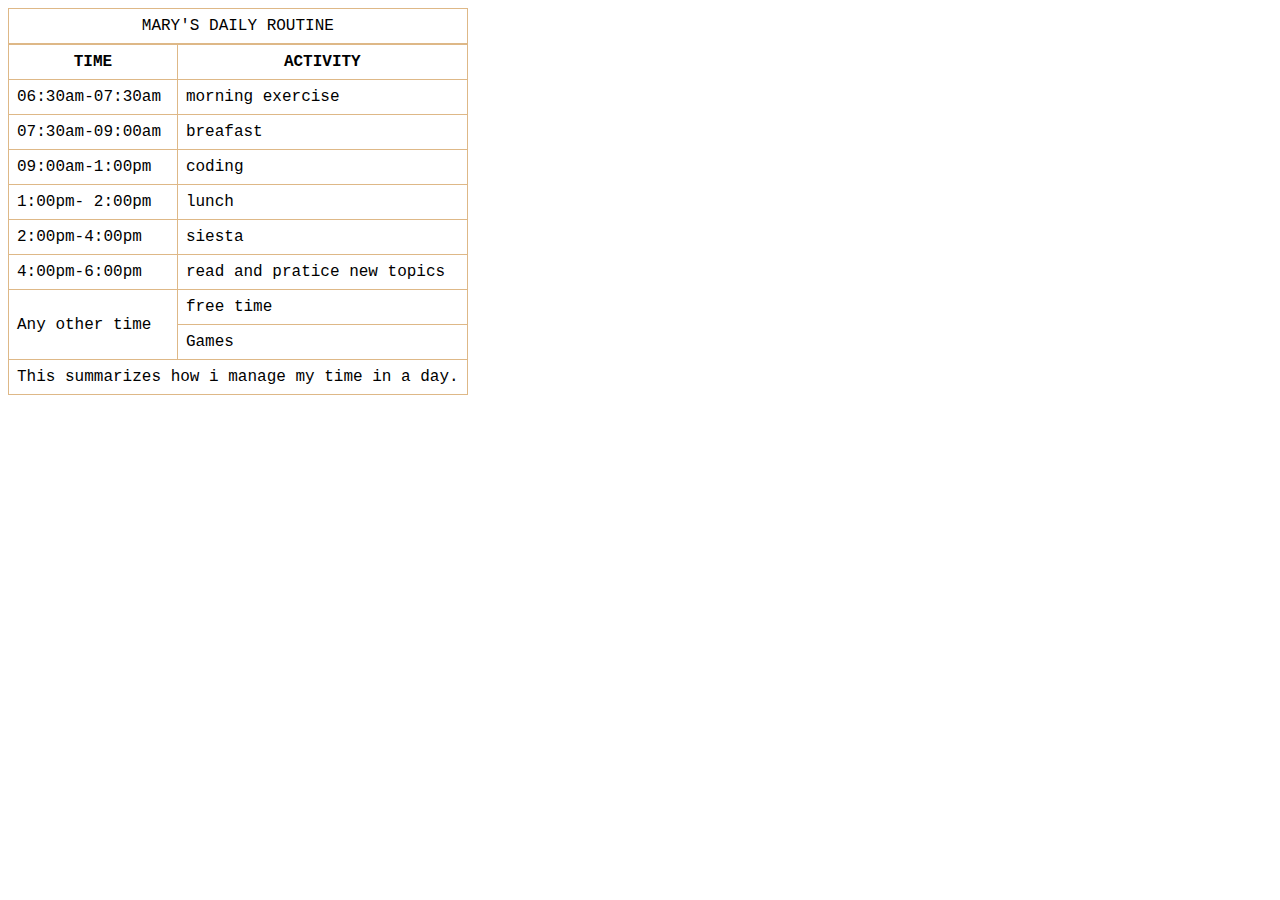
<file: index.html>
<!DOCTYPE html>
<html lang="en">
<head>
    <link rel="stylesheet" href="sytle.css">
    <meta charset="UTF-8">
    <meta http-equiv="X-UA-Compatible" content="IE=edge">
    <meta name="viewport" content="width=device-width, initial-scale=1.0">
    <title> HTML TABLE PRATICAL</title>
</head>
<body>
    <table>
        <thead>
        <caption> MARY'S DAILY ROUTINE </caption>
        <tr>
            <th>TIME</th>
            <th>ACTIVITY </th>
        </tr>
        </thead>
        <tbody>
        <tr>
            <td>
                <time datetime="06:30am">06:30am</time>-<time datetime="07:30am">07:30am</time>
            </td>
            <td>morning exercise</td>
        </tr>
        <tr>
            <td>
                <time datetime="07:30am">07:30am</time>-<time datetime="09:00am">09:00am</time>
            </td>
            <td>breafast</td>
        </tr>
        <tr>
                <td>
                    <time datetime="09:00am">09:00am</time>-<time datetime="1:00pm">1:00pm</time>
                    <td>coding</td>
                </td>
        </tr>
        <tr>
            <td>
                <time datetime="1:00pm">1:00pm</time>-<time datetime="2:00pm"> 2:00pm</time>
            </td>
            <td>lunch </td>
        </tr>
        <tr>
            <td> 
                <time datetime="2:00pm">2:00pm</time>-<time datetime="4:00pm">4:00pm</time>
                <td> siesta</td>
            </td>
        </tr>
        <tr>
            <td>
                <time datetime="4:00pm">4:00pm</time>-<time datetime="6:00pm">6:00pm</time>
            </td>
            <td>read and pratice new topics</td>
        </tr>
        </tbody>
        <tfoot>
        <tr> 
            <td rowspan="2"> Any other time</td>
            <td>free time</td>
        </tr>
        <tr>
            <td>Games</td>
        </tr>
        <tr>
            <td colspan="2"> This summarizes how i manage my time in a day.</td>
        </tr>
        </tfoot>
        
    </table>
    
</body>
</html>
</file>
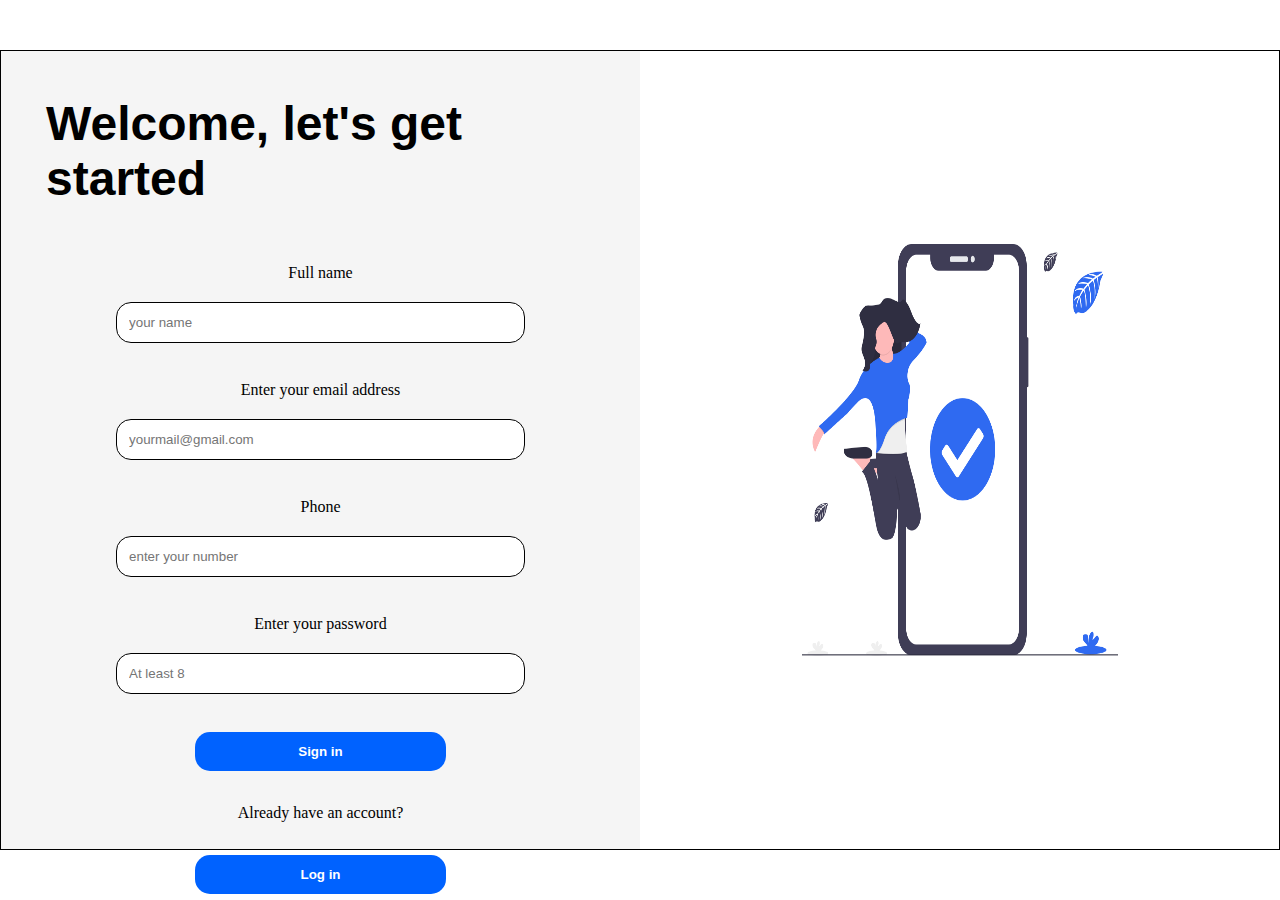
<file: flex.html>
<!DOCTYPE html>
<html lang="en">
<head>
    <link rel="stylesheet" href="flexstyle.css">
    <meta charset="UTF-8">
    <meta http-equiv="X-UA-Compatible" content="IE=edge">
    <meta name="viewport" content="width=device-width, initial-scale=1.0">
    <title>creating a form using flex</title>
</head>
<body>
    <div class="container">
     <form action="#" class="form">
        <h1>Welcome, let's get started</h1>
      
        <br>
        <label for="full name" class="up">Full name</label>
        <input type="text" name="full name" class="beam" id="full name" placeholder="your name">
        <br>
        <label for="Email address" class="up"> Enter your email address</label>
        <input type="text" name="email address" class="beam" id="email address" placeholder="yourmail@gmail.com">
        <br>
        <label for="phone number">Phone</label>
        <input type="text" name="phone number" class="beam" id="phone number" placeholder="enter your number">
        <br>
        <label for="password" class="up">Enter your password</label>
        <input type="text" name="password" class="beam" id="password" placeholder="At least 8">
        <br>
        <button type="button" class="headmaster">Sign in</button>
        <br>
        <a href="#" class="link">Already have an account?</a>
        <br>
        <button type="button" class="headmaster">Log in</button>
   </form> 
        <div class="side-photo">
          <img src="project-image.png" alt="a happy lady after a successful siging up">
        </div>

        
        
      
    </div>
</body>
</html>
</file>
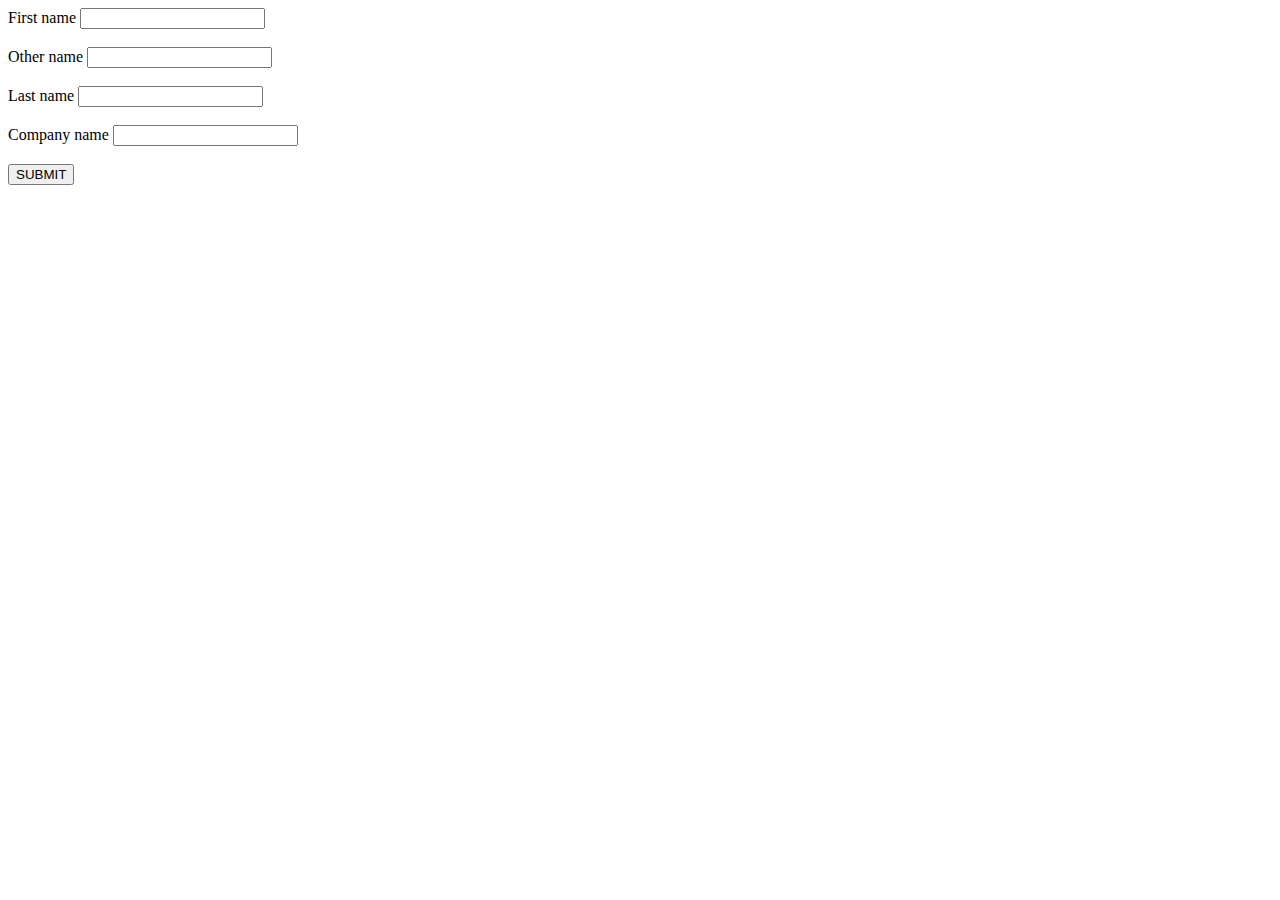
<file: mary.html>
<!DOCTYPE html>
<html lang="en-GB">
<head>
    <meta charset="UTF-8">
    <meta http-equiv="X-UA-Compatible" content="IE=edge">
    <meta name="viewport" content="width=device-width, initial-scale=1.0">
    <title>building a simple survey form </title>
</head>

<body>
    <form action="form-result.html" method="get">
        <div>
            <label for="First name">First name</label>
            <input type="text" name="First name" id="First name" required>
        </div><br>
        <div>
            <label for="other name">Other name</label>
            <input type="text" name="other name" id="other name" required>
        </div><br>
        <div>
            <label for="last name">Last name</label>
            <input type="text" name="last name" id="last name" reqired>
        </div><br>
        <DIv>
            <Label for="company name">Company name</Label>
            <input type="text" name="company name" id="company name">
        </DIv><br>
        <button>SUBMIT</button>

    </form>
</body>
</html>
</file>
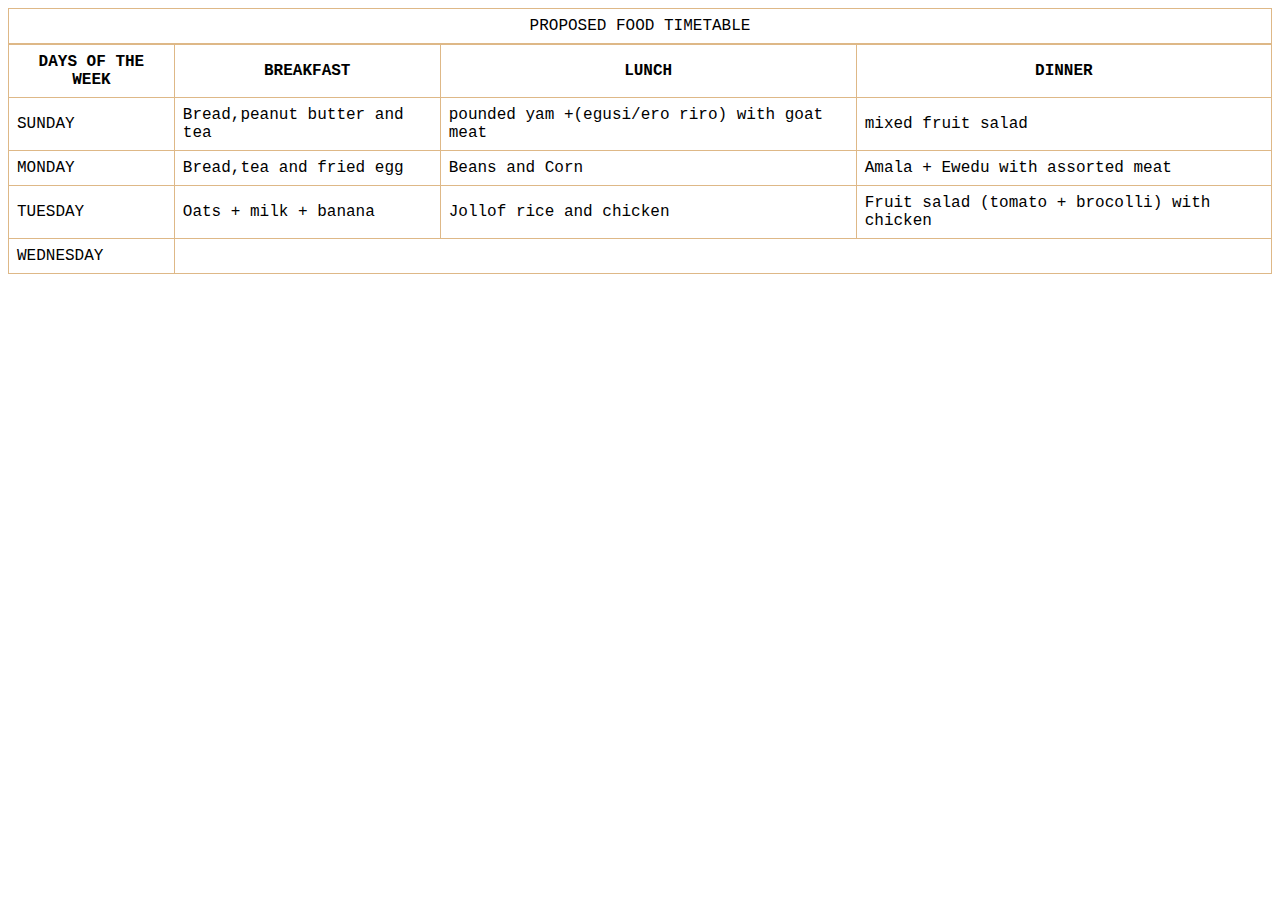
<file: new.html>
<!DOCTYPE html>
<html lang="en">
<head>
    <link rel="stylesheet" href="sytle.css">
    <meta charset="UTF-8">
    <meta http-equiv="X-UA-Compatible" content="IE=edge">
    <meta name="viewport" content="width=device-width, initial-scale=1.0">
    <title> FOOD TIMETABLE</title>
</head>
<table>
    <thead>
    <caption> PROPOSED FOOD TIMETABLE </caption>
    <tr>
        <th>DAYS OF THE WEEK</th>
        <th>BREAKFAST</th>
        <th> LUNCH</th>
        <th> DINNER</th>
    </tr>
    </thead>
    <tbody>
        <tr>
            <td>SUNDAY</td>
            <td>Bread,peanut butter and tea</td>
            <td>pounded yam +(egusi/ero riro) with goat meat</td>
            <td> mixed fruit salad</td>
        </tr>
        <tr>
            <td>MONDAY</td>
            <td>Bread,tea and fried egg</td>
            <td>Beans and Corn</td>
            <td>Amala + Ewedu with assorted meat</td>
        </tr>
        <tr>
            <td>TUESDAY</td>
            <td> Oats + milk + banana</td>
            <td>Jollof rice and chicken</td>
            <td>Fruit salad (tomato + brocolli) with chicken</td>
        </tr>
        <tr>
            <td>WEDNESDAY </td>
        </tr>
    </tbody>
</table>
<body>

    
</body>
</html>
</file>
<file: sytle.css>
table, th, tr, td, caption {
    border: 1px solid burlywood;
    font-family: 'Courier New', Courier, monospace;
    border-collapse: collapse;
    padding: 0.5rem;
}
</file>
<file: flexstyle.css>
*{
    margin: 0;
    padding: 0;
    box-sizing: border-box;
}
.container{
    display: flex;
    width: 5oopx;
    height: 800px;
    margin: auto;
    margin-top: 50px;
    border: 1px solid black;
}

.form h1{
    font-size: 3rem;
    font-family: Impact, Haettenschweiler, 'Arial Narrow Bold', sans-serif;
    margin: 40px;
}


.beam{
    padding: 12px;
    width: 65%;
    margin: 20px;
    border: 1px solid black;
    outline: none;
    border-radius: 15px;
}
.headmaster{
    padding: 12px 30px;
    width: 40%;
    background-color: rgb(0, 98, 255);
    color: white;
    font-weight: bold;
    border: none;
    outline: none;
    border-radius: 15px;
}
.headmaster:hover{
    cursor: progress;
    background-color: blueviolet;
}


.form{
    display: flex;
    flex-direction: column;
    background-color: whitesmoke;
    width: 50%;
    align-items: center;
    padding: 5px;
    
}
.link{
    text-decoration: none;
    padding: 15px;
    color: black;
}
.link:hover{
    background-color: blueviolet;
}

.side-photo{
    display: flex;
    width: 50%;
    align-items: center;
    justify-content: center;
}

.side-photo img{
    height: 500px;
    width: 400px;
   
}
</file>
